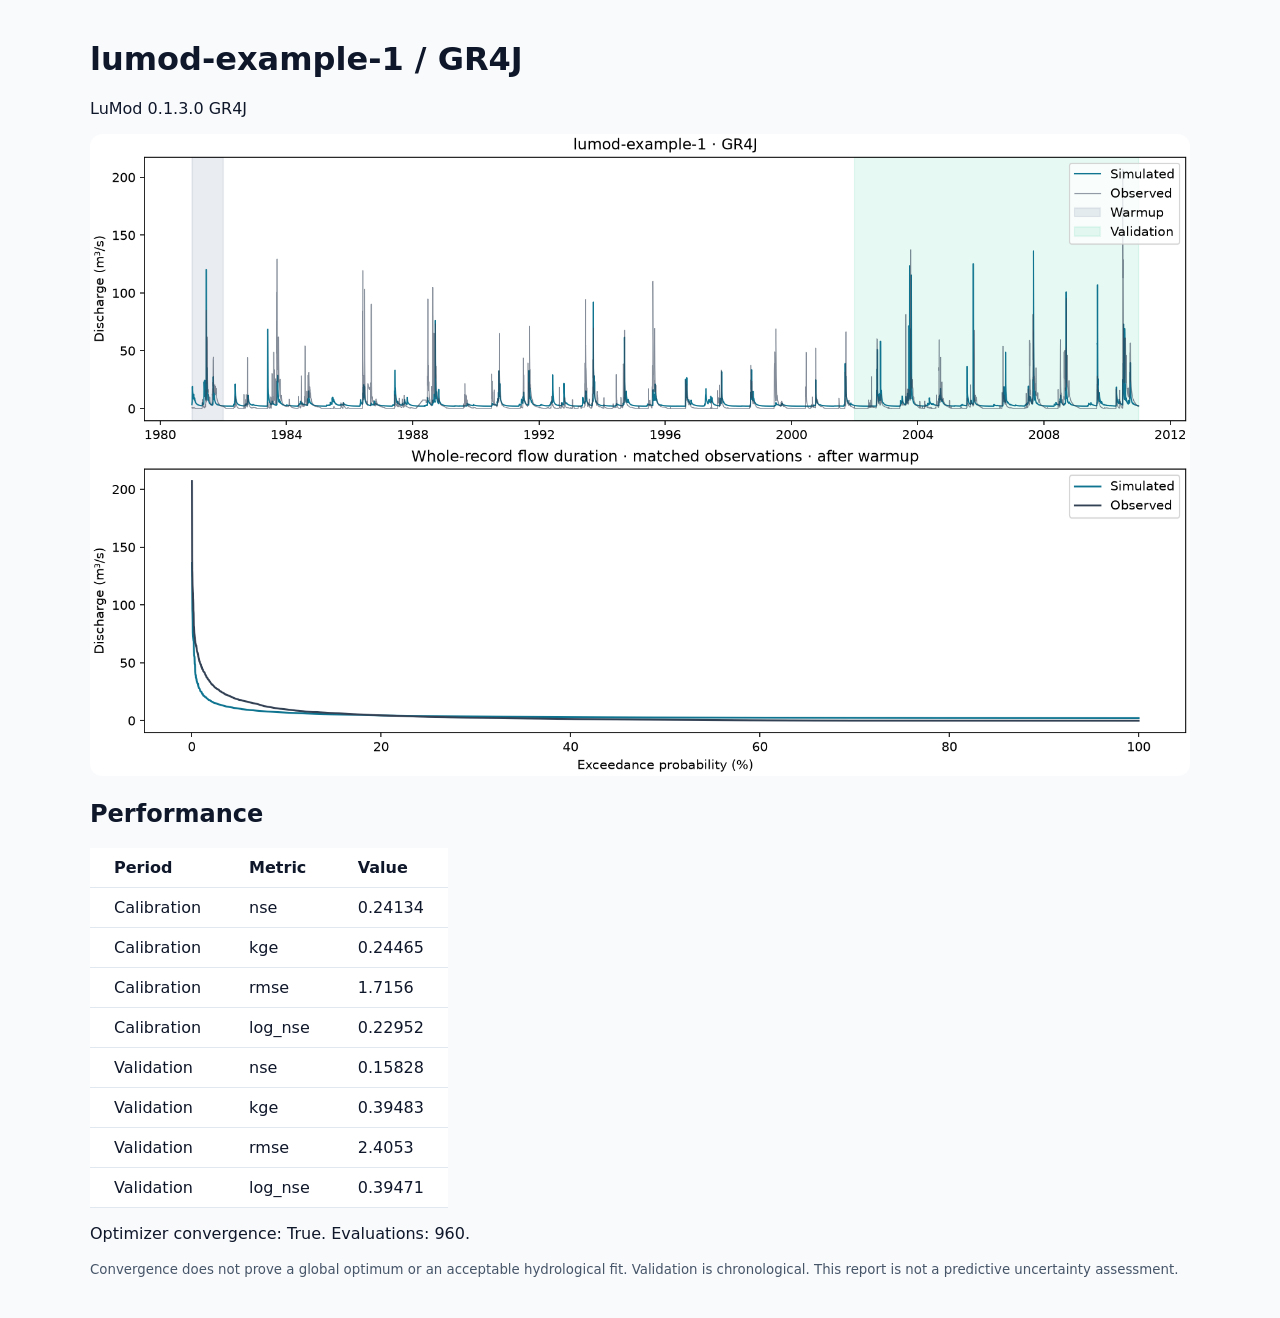
<file: docs/site/case-study-results/example-1/de/report/index.html>
<!doctype html><html lang="en"><meta charset="utf-8"><meta name="viewport" content="width=device-width,initial-scale=1"><title>lumod-example-1 / GR4J</title>
<style>body{font:16px system-ui;max-width:1100px;margin:40px auto;padding:0 20px;color:#0f172a;background:#f8fafc}img{width:100%;border-radius:12px}table{border-collapse:collapse;background:white}td,th{padding:10px 24px;text-align:left;border-bottom:1px solid #e2e8f0}small{color:#475569}</style>
<h1>lumod-example-1 / GR4J</h1><p>LuMod 0.1.3.0 GR4J</p><img src="diagnostics.png" alt="Hydrograph and flow-duration diagnostics"><h2>Performance</h2>
<table><tr><th>Period</th><th>Metric</th><th>Value</th></tr><tr><td>Calibration</td><td>nse</td><td>0.24134</td></tr><tr><td>Calibration</td><td>kge</td><td>0.24465</td></tr><tr><td>Calibration</td><td>rmse</td><td>1.7156</td></tr><tr><td>Calibration</td><td>log_nse</td><td>0.22952</td></tr><tr><td>Validation</td><td>nse</td><td>0.15828</td></tr><tr><td>Validation</td><td>kge</td><td>0.39483</td></tr><tr><td>Validation</td><td>rmse</td><td>2.4053</td></tr><tr><td>Validation</td><td>log_nse</td><td>0.39471</td></tr></table><p>Optimizer convergence: True. Evaluations: 960.</p>
<small>Convergence does not prove a global optimum or an acceptable hydrological fit. Validation is chronological. This report is not a predictive uncertainty assessment.</small></html>
</file>
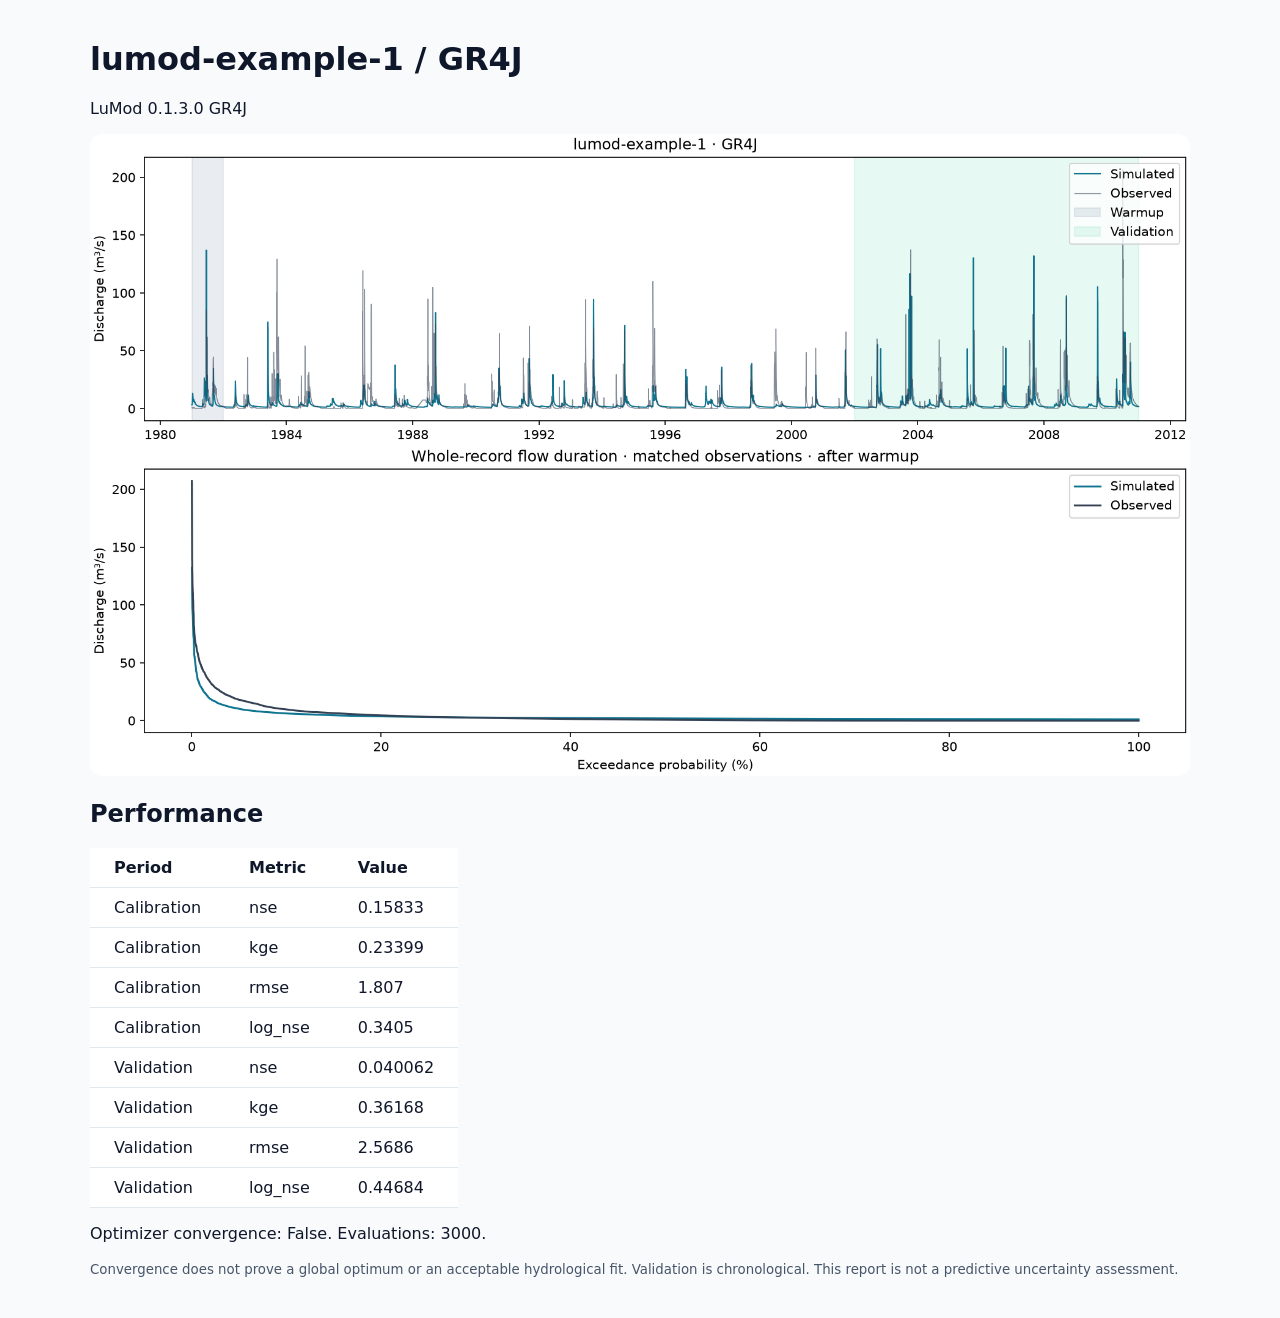
<file: docs/site/case-study-results/example-1/lhs/report/index.html>
<!doctype html><html lang="en"><meta charset="utf-8"><meta name="viewport" content="width=device-width,initial-scale=1"><title>lumod-example-1 / GR4J</title>
<style>body{font:16px system-ui;max-width:1100px;margin:40px auto;padding:0 20px;color:#0f172a;background:#f8fafc}img{width:100%;border-radius:12px}table{border-collapse:collapse;background:white}td,th{padding:10px 24px;text-align:left;border-bottom:1px solid #e2e8f0}small{color:#475569}</style>
<h1>lumod-example-1 / GR4J</h1><p>LuMod 0.1.3.0 GR4J</p><img src="diagnostics.png" alt="Hydrograph and flow-duration diagnostics"><h2>Performance</h2>
<table><tr><th>Period</th><th>Metric</th><th>Value</th></tr><tr><td>Calibration</td><td>nse</td><td>0.15833</td></tr><tr><td>Calibration</td><td>kge</td><td>0.23399</td></tr><tr><td>Calibration</td><td>rmse</td><td>1.807</td></tr><tr><td>Calibration</td><td>log_nse</td><td>0.3405</td></tr><tr><td>Validation</td><td>nse</td><td>0.040062</td></tr><tr><td>Validation</td><td>kge</td><td>0.36168</td></tr><tr><td>Validation</td><td>rmse</td><td>2.5686</td></tr><tr><td>Validation</td><td>log_nse</td><td>0.44684</td></tr></table><p>Optimizer convergence: False. Evaluations: 3000.</p>
<small>Convergence does not prove a global optimum or an acceptable hydrological fit. Validation is chronological. This report is not a predictive uncertainty assessment.</small></html>
</file>
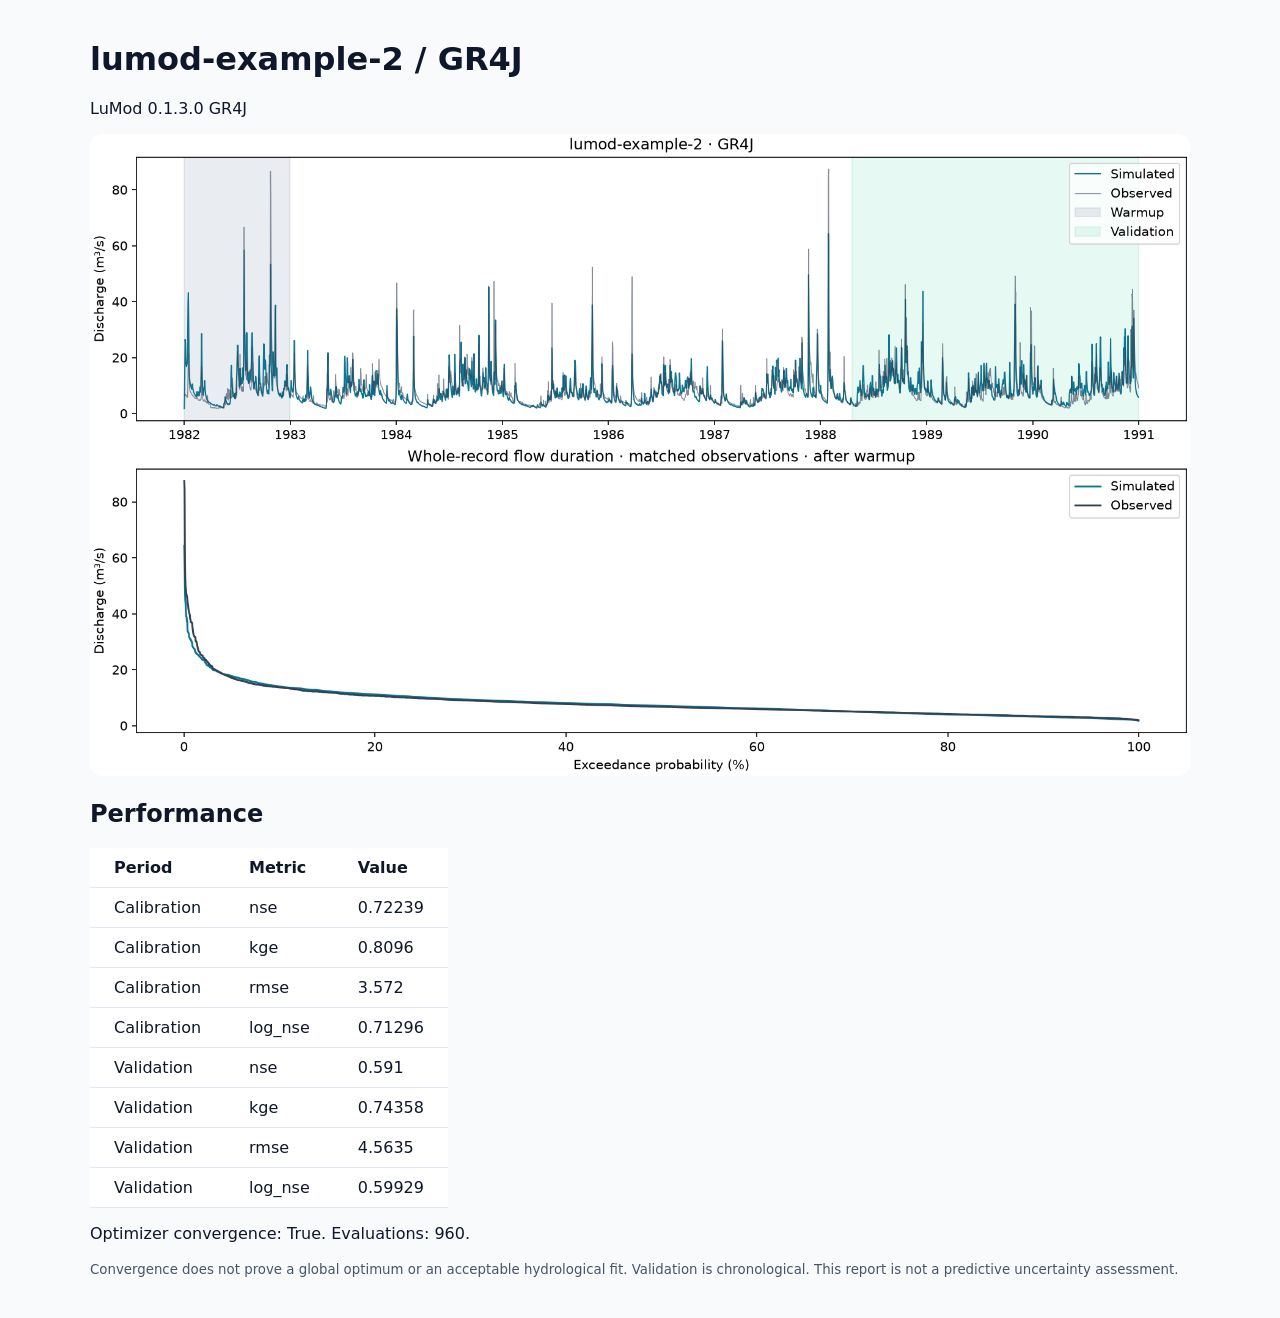
<file: docs/site/case-study-results/example-2/de/report/index.html>
<!doctype html><html lang="en"><meta charset="utf-8"><meta name="viewport" content="width=device-width,initial-scale=1"><title>lumod-example-2 / GR4J</title>
<style>body{font:16px system-ui;max-width:1100px;margin:40px auto;padding:0 20px;color:#0f172a;background:#f8fafc}img{width:100%;border-radius:12px}table{border-collapse:collapse;background:white}td,th{padding:10px 24px;text-align:left;border-bottom:1px solid #e2e8f0}small{color:#475569}</style>
<h1>lumod-example-2 / GR4J</h1><p>LuMod 0.1.3.0 GR4J</p><img src="diagnostics.png" alt="Hydrograph and flow-duration diagnostics"><h2>Performance</h2>
<table><tr><th>Period</th><th>Metric</th><th>Value</th></tr><tr><td>Calibration</td><td>nse</td><td>0.72239</td></tr><tr><td>Calibration</td><td>kge</td><td>0.8096</td></tr><tr><td>Calibration</td><td>rmse</td><td>3.572</td></tr><tr><td>Calibration</td><td>log_nse</td><td>0.71296</td></tr><tr><td>Validation</td><td>nse</td><td>0.591</td></tr><tr><td>Validation</td><td>kge</td><td>0.74358</td></tr><tr><td>Validation</td><td>rmse</td><td>4.5635</td></tr><tr><td>Validation</td><td>log_nse</td><td>0.59929</td></tr></table><p>Optimizer convergence: True. Evaluations: 960.</p>
<small>Convergence does not prove a global optimum or an acceptable hydrological fit. Validation is chronological. This report is not a predictive uncertainty assessment.</small></html>
</file>
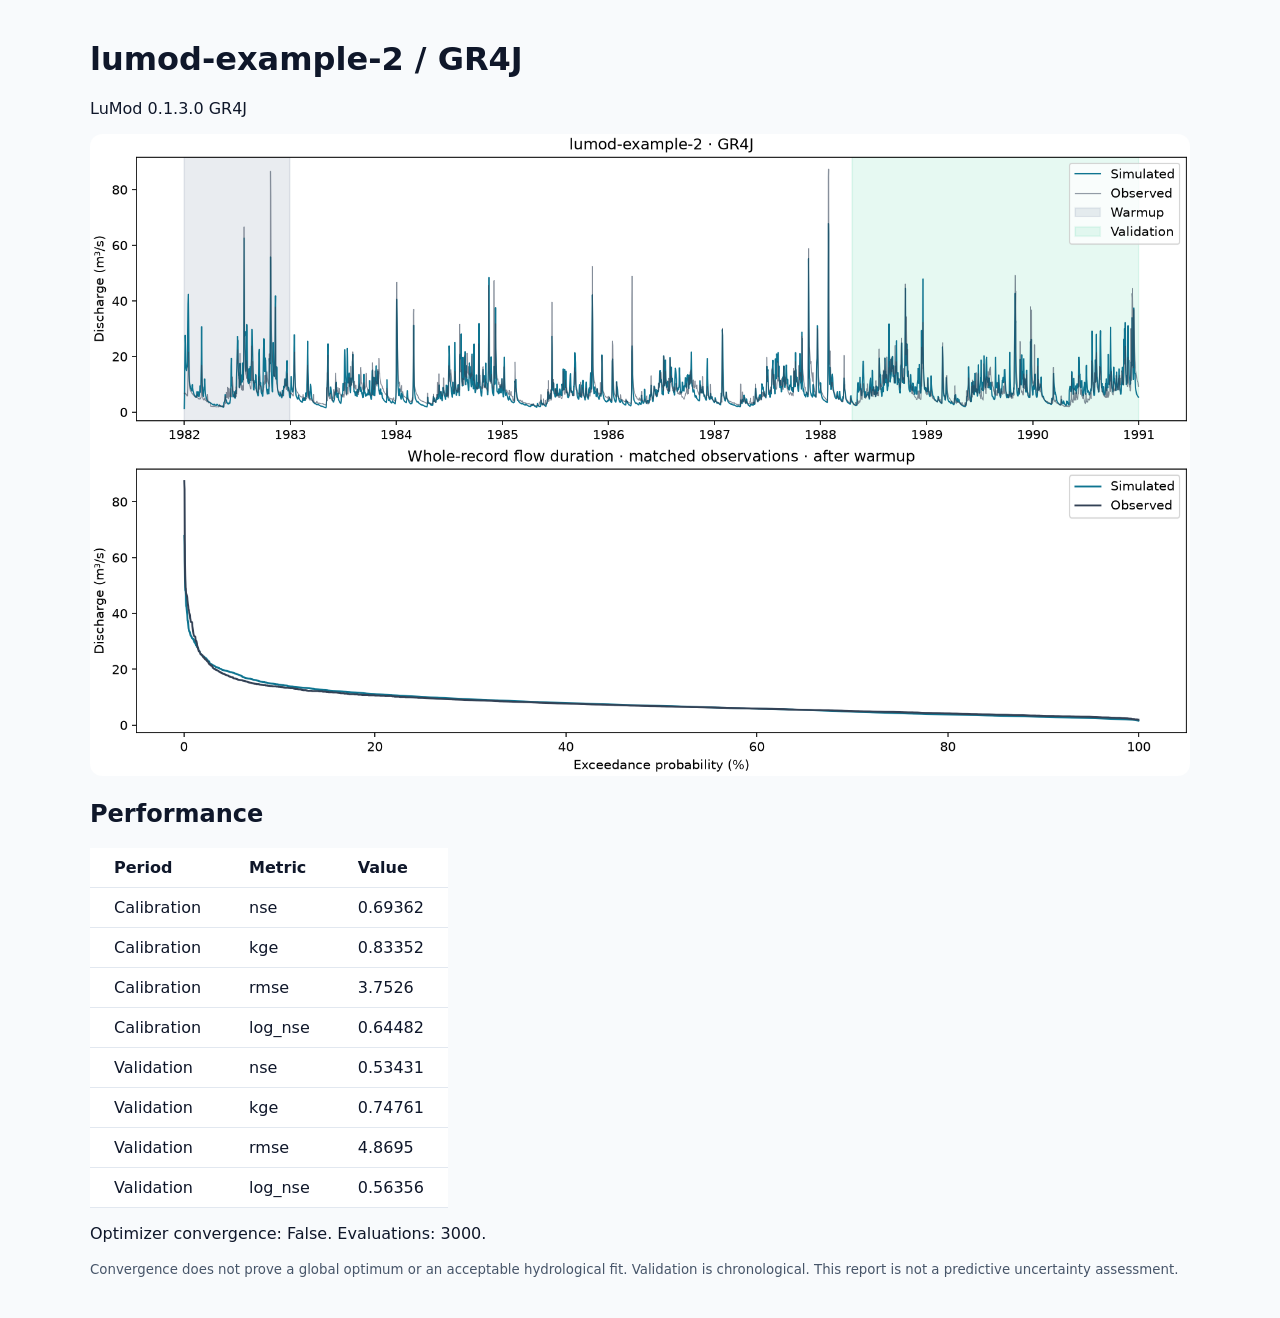
<file: docs/site/case-study-results/example-2/lhs/report/index.html>
<!doctype html><html lang="en"><meta charset="utf-8"><meta name="viewport" content="width=device-width,initial-scale=1"><title>lumod-example-2 / GR4J</title>
<style>body{font:16px system-ui;max-width:1100px;margin:40px auto;padding:0 20px;color:#0f172a;background:#f8fafc}img{width:100%;border-radius:12px}table{border-collapse:collapse;background:white}td,th{padding:10px 24px;text-align:left;border-bottom:1px solid #e2e8f0}small{color:#475569}</style>
<h1>lumod-example-2 / GR4J</h1><p>LuMod 0.1.3.0 GR4J</p><img src="diagnostics.png" alt="Hydrograph and flow-duration diagnostics"><h2>Performance</h2>
<table><tr><th>Period</th><th>Metric</th><th>Value</th></tr><tr><td>Calibration</td><td>nse</td><td>0.69362</td></tr><tr><td>Calibration</td><td>kge</td><td>0.83352</td></tr><tr><td>Calibration</td><td>rmse</td><td>3.7526</td></tr><tr><td>Calibration</td><td>log_nse</td><td>0.64482</td></tr><tr><td>Validation</td><td>nse</td><td>0.53431</td></tr><tr><td>Validation</td><td>kge</td><td>0.74761</td></tr><tr><td>Validation</td><td>rmse</td><td>4.8695</td></tr><tr><td>Validation</td><td>log_nse</td><td>0.56356</td></tr></table><p>Optimizer convergence: False. Evaluations: 3000.</p>
<small>Convergence does not prove a global optimum or an acceptable hydrological fit. Validation is chronological. This report is not a predictive uncertainty assessment.</small></html>
</file>
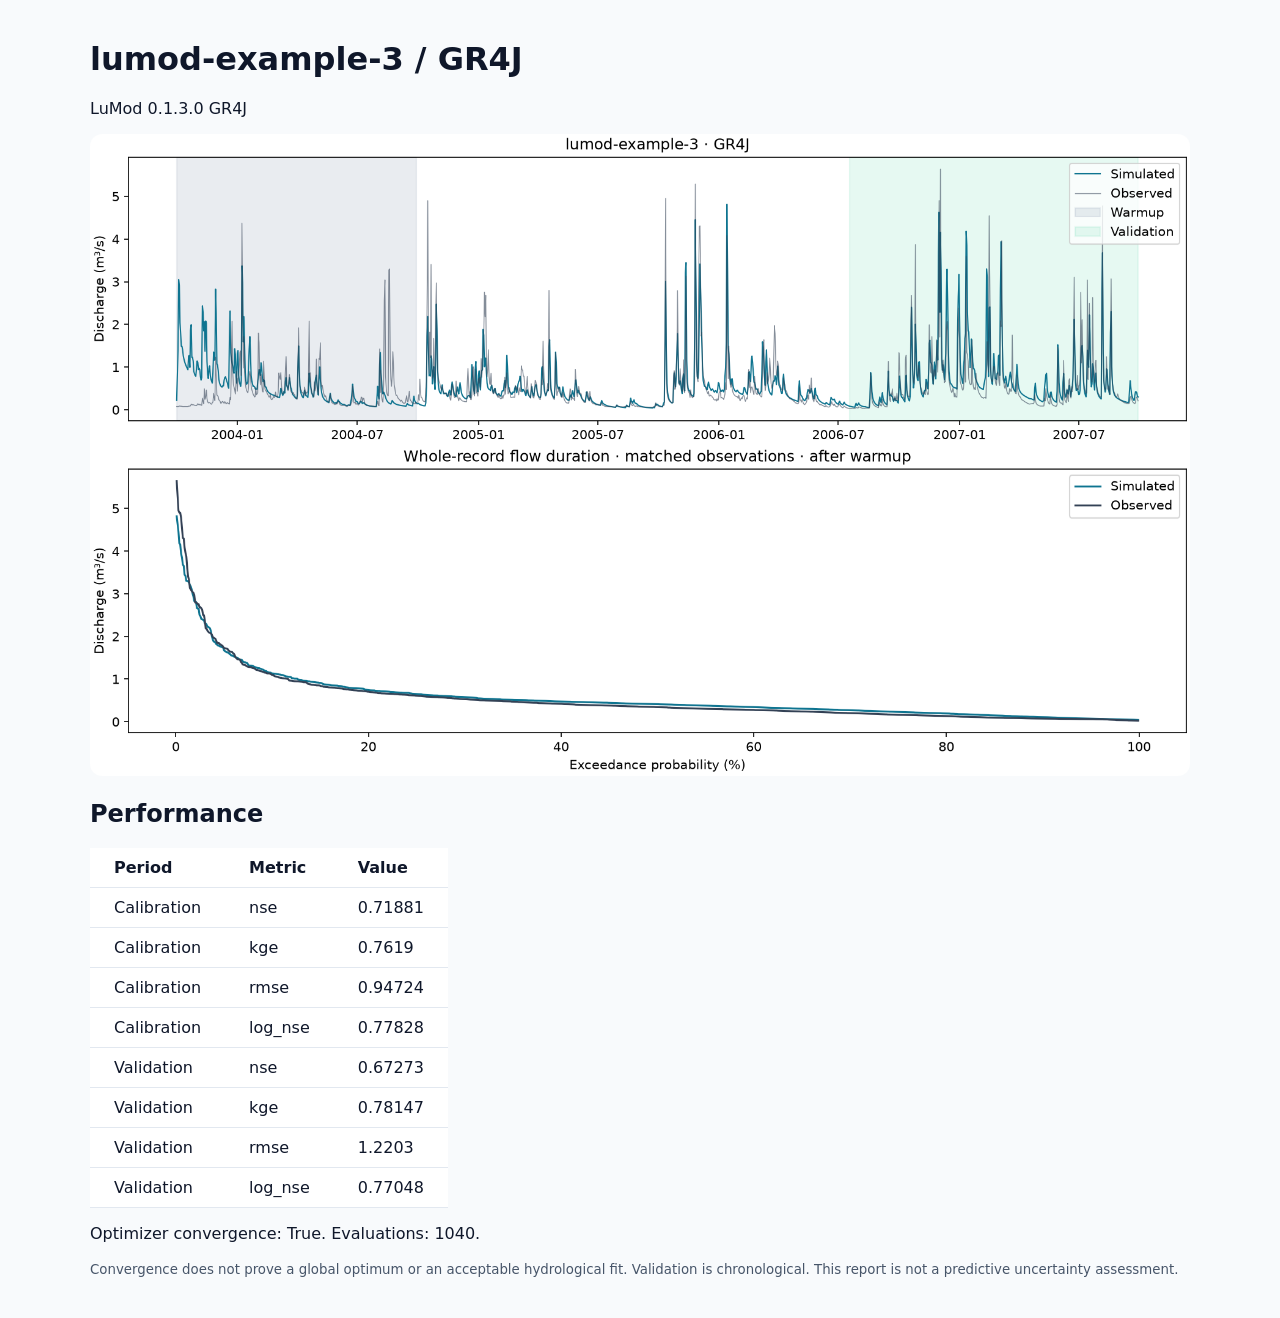
<file: docs/site/case-study-results/example-3/de/report/index.html>
<!doctype html><html lang="en"><meta charset="utf-8"><meta name="viewport" content="width=device-width,initial-scale=1"><title>lumod-example-3 / GR4J</title>
<style>body{font:16px system-ui;max-width:1100px;margin:40px auto;padding:0 20px;color:#0f172a;background:#f8fafc}img{width:100%;border-radius:12px}table{border-collapse:collapse;background:white}td,th{padding:10px 24px;text-align:left;border-bottom:1px solid #e2e8f0}small{color:#475569}</style>
<h1>lumod-example-3 / GR4J</h1><p>LuMod 0.1.3.0 GR4J</p><img src="diagnostics.png" alt="Hydrograph and flow-duration diagnostics"><h2>Performance</h2>
<table><tr><th>Period</th><th>Metric</th><th>Value</th></tr><tr><td>Calibration</td><td>nse</td><td>0.71881</td></tr><tr><td>Calibration</td><td>kge</td><td>0.7619</td></tr><tr><td>Calibration</td><td>rmse</td><td>0.94724</td></tr><tr><td>Calibration</td><td>log_nse</td><td>0.77828</td></tr><tr><td>Validation</td><td>nse</td><td>0.67273</td></tr><tr><td>Validation</td><td>kge</td><td>0.78147</td></tr><tr><td>Validation</td><td>rmse</td><td>1.2203</td></tr><tr><td>Validation</td><td>log_nse</td><td>0.77048</td></tr></table><p>Optimizer convergence: True. Evaluations: 1040.</p>
<small>Convergence does not prove a global optimum or an acceptable hydrological fit. Validation is chronological. This report is not a predictive uncertainty assessment.</small></html>
</file>
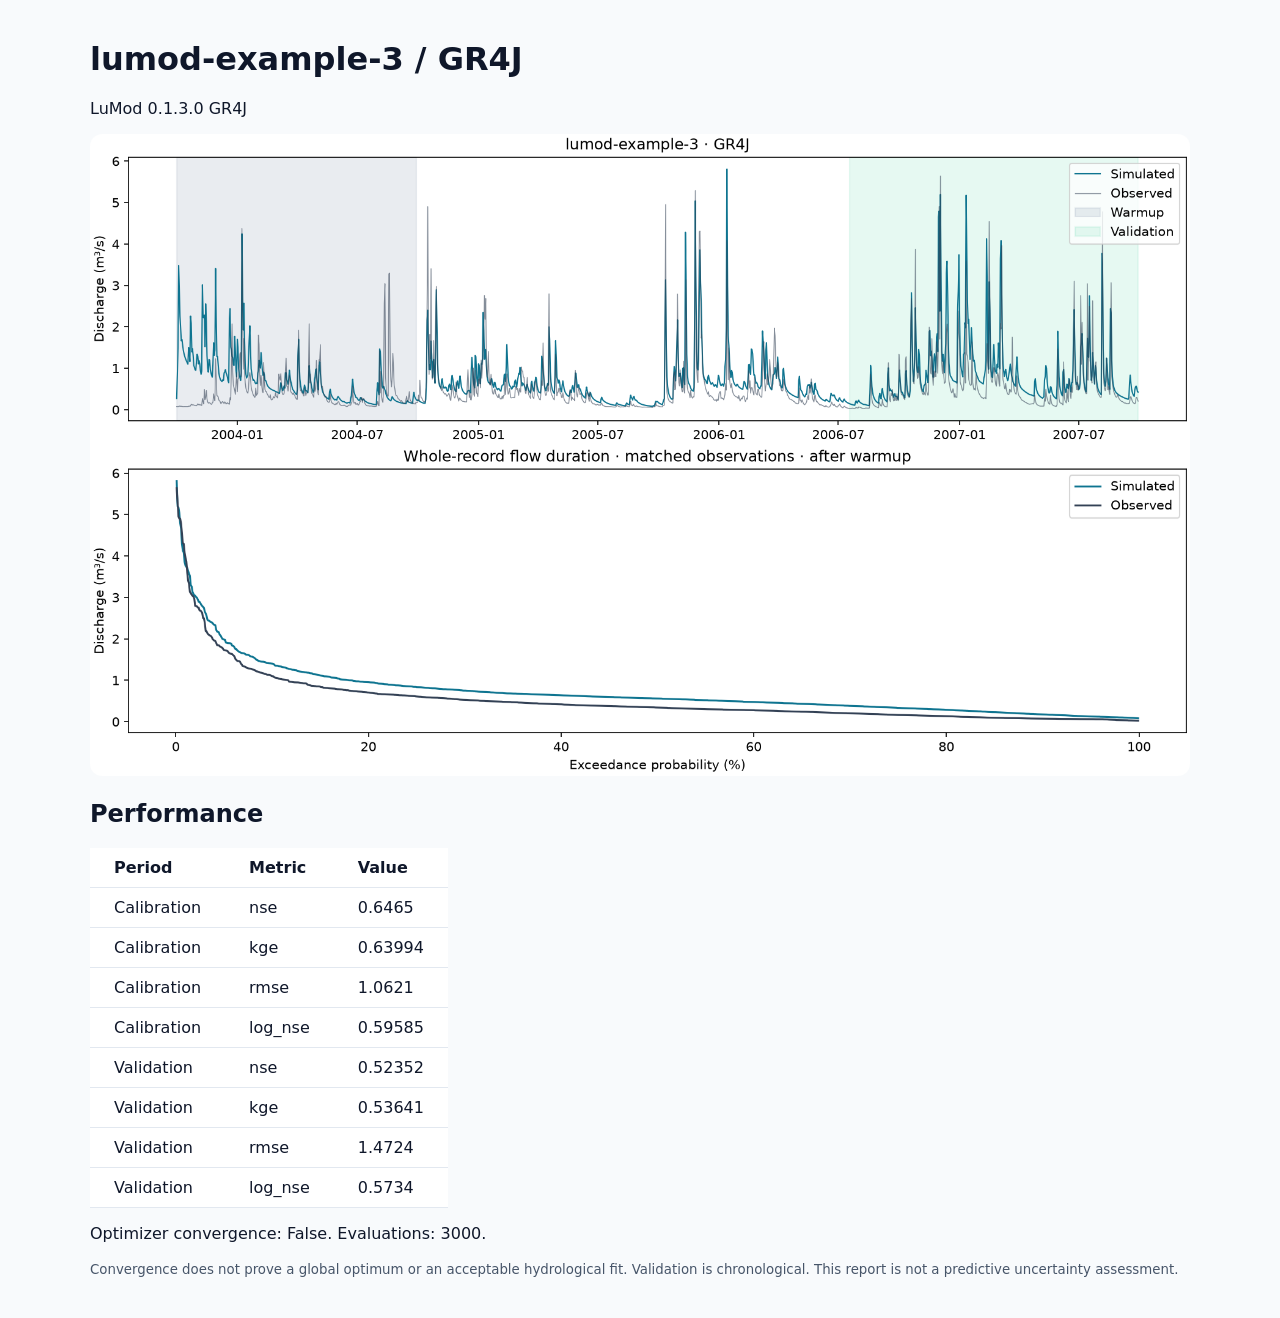
<file: docs/site/case-study-results/example-3/lhs/report/index.html>
<!doctype html><html lang="en"><meta charset="utf-8"><meta name="viewport" content="width=device-width,initial-scale=1"><title>lumod-example-3 / GR4J</title>
<style>body{font:16px system-ui;max-width:1100px;margin:40px auto;padding:0 20px;color:#0f172a;background:#f8fafc}img{width:100%;border-radius:12px}table{border-collapse:collapse;background:white}td,th{padding:10px 24px;text-align:left;border-bottom:1px solid #e2e8f0}small{color:#475569}</style>
<h1>lumod-example-3 / GR4J</h1><p>LuMod 0.1.3.0 GR4J</p><img src="diagnostics.png" alt="Hydrograph and flow-duration diagnostics"><h2>Performance</h2>
<table><tr><th>Period</th><th>Metric</th><th>Value</th></tr><tr><td>Calibration</td><td>nse</td><td>0.6465</td></tr><tr><td>Calibration</td><td>kge</td><td>0.63994</td></tr><tr><td>Calibration</td><td>rmse</td><td>1.0621</td></tr><tr><td>Calibration</td><td>log_nse</td><td>0.59585</td></tr><tr><td>Validation</td><td>nse</td><td>0.52352</td></tr><tr><td>Validation</td><td>kge</td><td>0.53641</td></tr><tr><td>Validation</td><td>rmse</td><td>1.4724</td></tr><tr><td>Validation</td><td>log_nse</td><td>0.5734</td></tr></table><p>Optimizer convergence: False. Evaluations: 3000.</p>
<small>Convergence does not prove a global optimum or an acceptable hydrological fit. Validation is chronological. This report is not a predictive uncertainty assessment.</small></html>
</file>
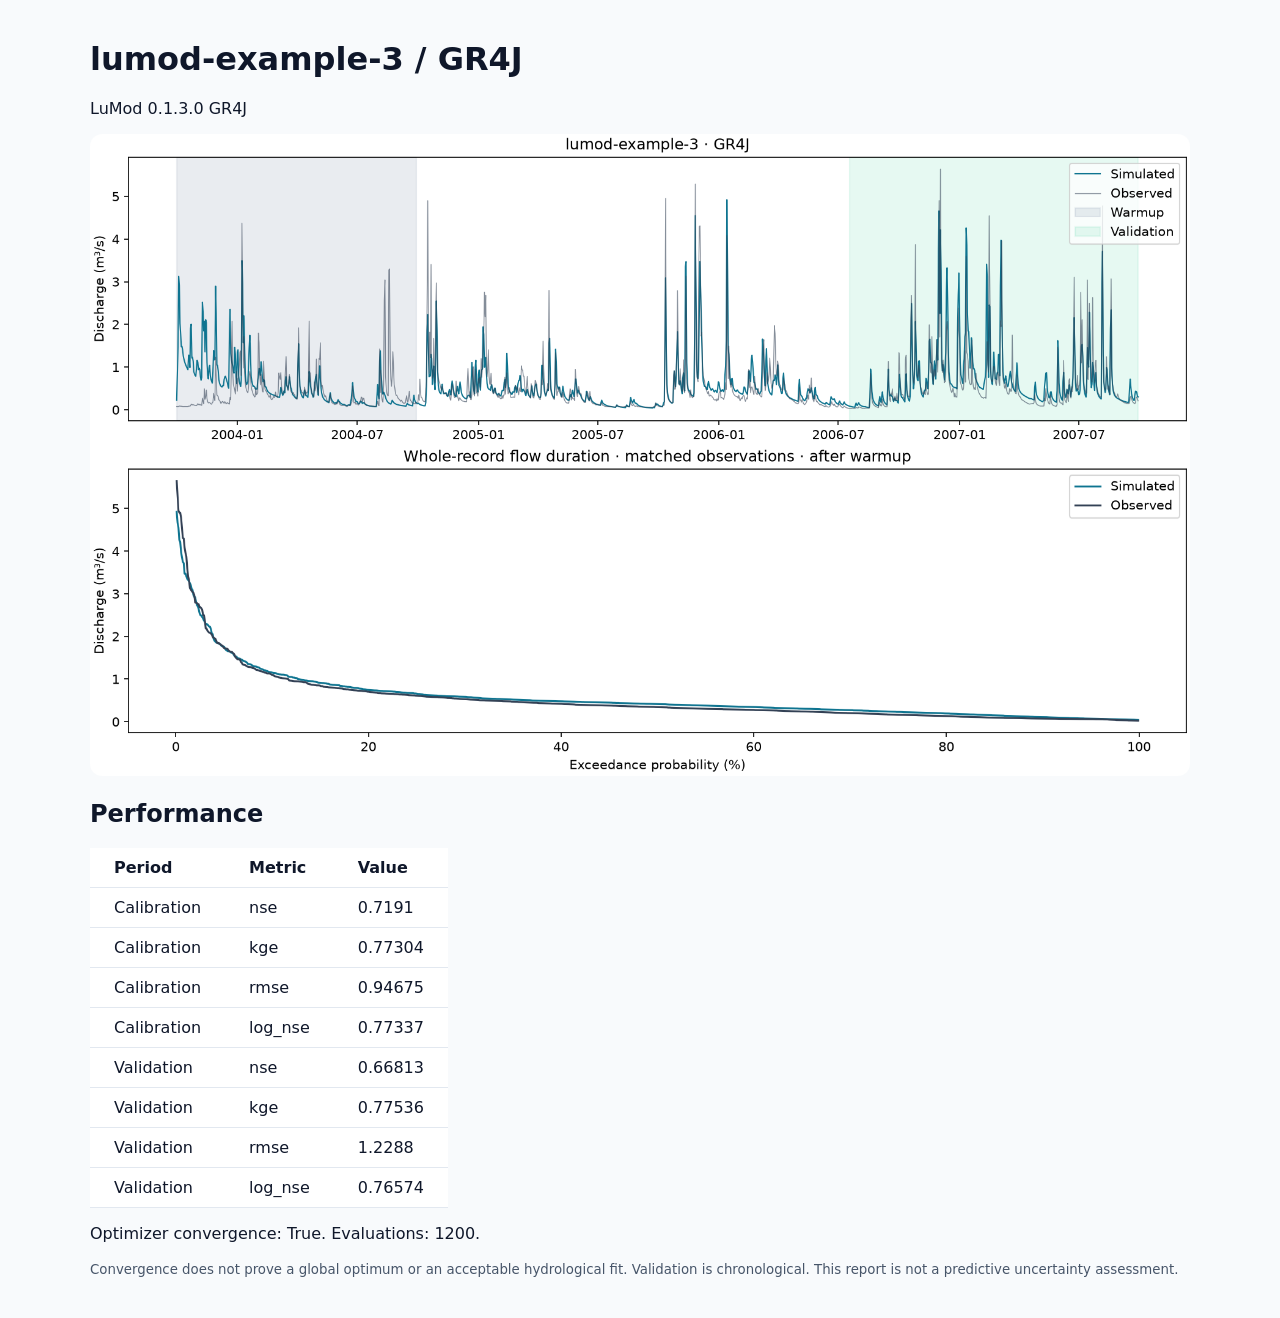
<file: docs/site/case-study-results/example-3/multistart/report/index.html>
<!doctype html><html lang="en"><meta charset="utf-8"><meta name="viewport" content="width=device-width,initial-scale=1"><title>lumod-example-3 / GR4J</title>
<style>body{font:16px system-ui;max-width:1100px;margin:40px auto;padding:0 20px;color:#0f172a;background:#f8fafc}img{width:100%;border-radius:12px}table{border-collapse:collapse;background:white}td,th{padding:10px 24px;text-align:left;border-bottom:1px solid #e2e8f0}small{color:#475569}</style>
<h1>lumod-example-3 / GR4J</h1><p>LuMod 0.1.3.0 GR4J</p><img src="diagnostics.png" alt="Hydrograph and flow-duration diagnostics"><h2>Performance</h2>
<table><tr><th>Period</th><th>Metric</th><th>Value</th></tr><tr><td>Calibration</td><td>nse</td><td>0.7191</td></tr><tr><td>Calibration</td><td>kge</td><td>0.77304</td></tr><tr><td>Calibration</td><td>rmse</td><td>0.94675</td></tr><tr><td>Calibration</td><td>log_nse</td><td>0.77337</td></tr><tr><td>Validation</td><td>nse</td><td>0.66813</td></tr><tr><td>Validation</td><td>kge</td><td>0.77536</td></tr><tr><td>Validation</td><td>rmse</td><td>1.2288</td></tr><tr><td>Validation</td><td>log_nse</td><td>0.76574</td></tr></table><p>Optimizer convergence: True. Evaluations: 1200.</p>
<small>Convergence does not prove a global optimum or an acceptable hydrological fit. Validation is chronological. This report is not a predictive uncertainty assessment.</small></html>
</file>
